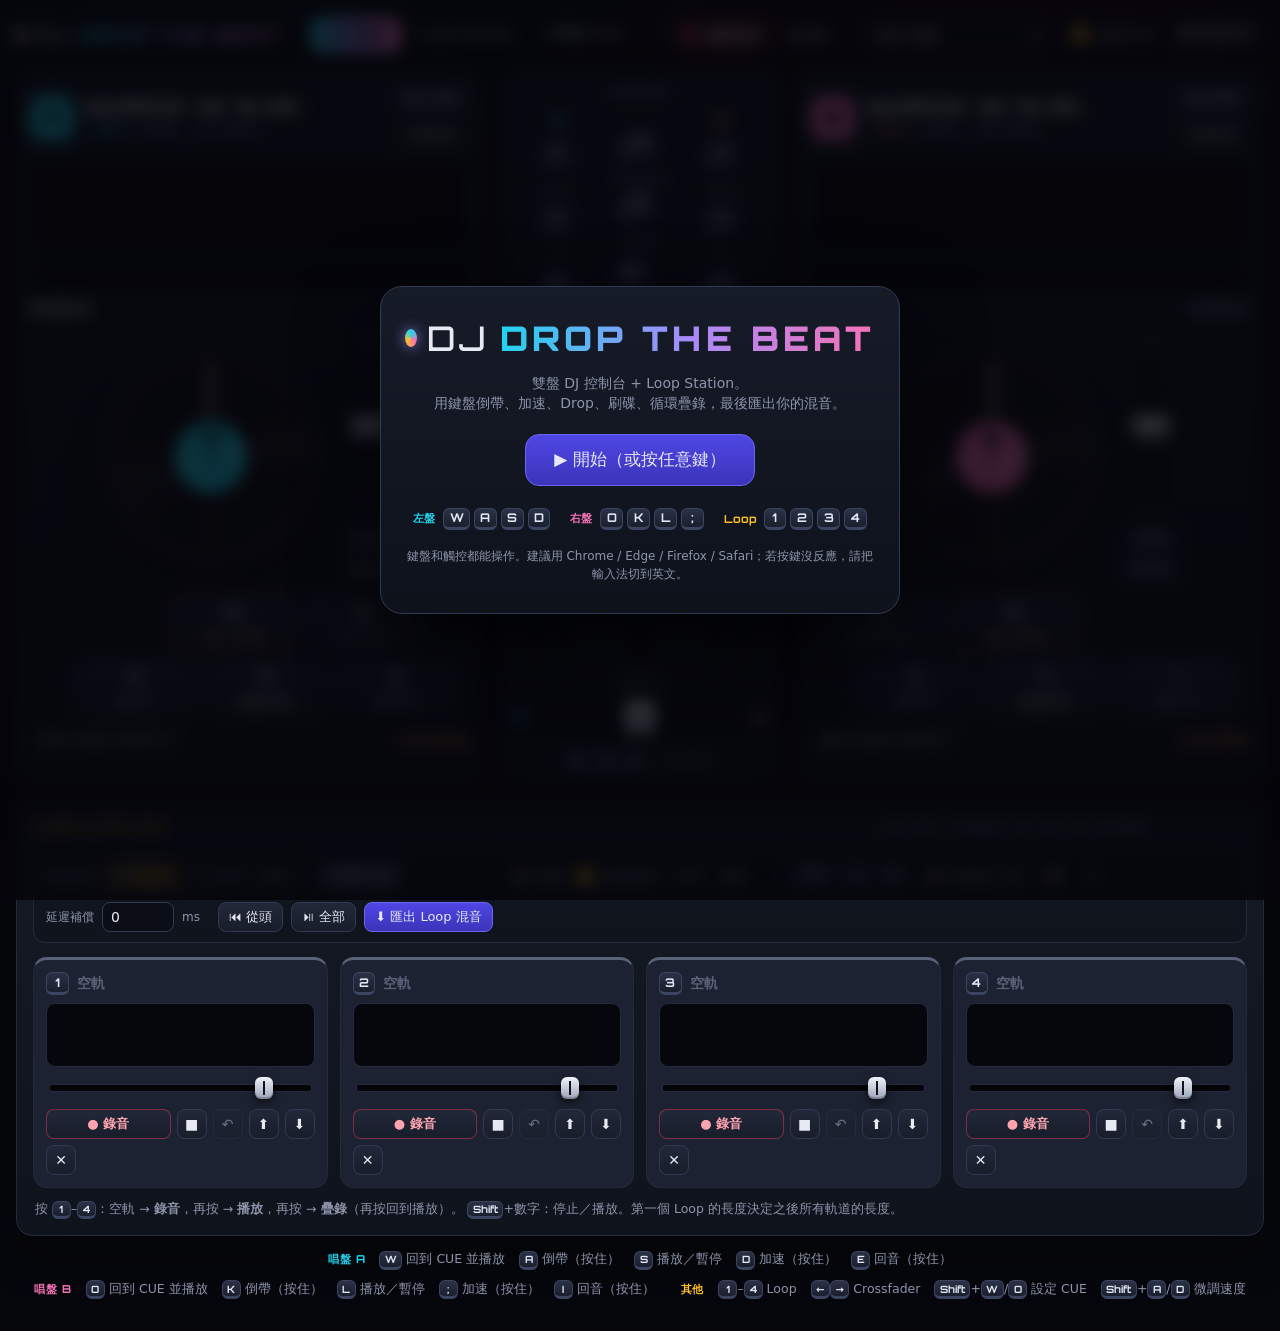
<file: index.html>
<!doctype html>
<html lang="zh-Hant">
<head>
  <meta charset="utf-8">
  <meta name="viewport" content="width=device-width, initial-scale=1">
  <title>DJ Drop The Beat</title>
  <meta name="description" content="鍵盤操作的雙盤 DJ 控制台 + Loop Station：倒帶、加速、刷碟、循環錄音與疊錄，最後匯出你的混音。">
  <link rel="preconnect" href="https://fonts.googleapis.com">
  <link rel="preconnect" href="https://fonts.gstatic.com" crossorigin>
  <link rel="stylesheet" href="https://fonts.googleapis.com/css2?family=Orbitron:wght@500;700;900&display=swap">
  <link rel="stylesheet" href="css/style.css">
</head>
<body data-export-prefix="dj-mix">
  <header class="topbar">
    <a class="brand" href="index.html"><span class="brand-dot"></span>DJ <b>DROP THE BEAT</b></a>
    <nav class="tabs" aria-label="頁面">
      <a class="tab" href="index.html" aria-current="page">DJ 控制台</a>
      <a class="tab" href="loop.html">Loop Station</a>
      <a class="tab" href="pads.html">打擊墊 PAD</a>
    </nav>
    <div class="rec-box">
      <button type="button" id="recBtn" class="rec-btn" title="錄下主輸出（唱盤 + Loop + 監聽中的麥克風）">
        <span class="rec-dot"></span><span class="rec-label">錄製混音</span>
      </button>
      <span id="recTime" class="rec-time">0:00</span>
      <select id="recFormat" title="匯出格式">
        <option value="wav">WAV 無損</option>
        <option value="compressed">壓縮（WebM / M4A）</option>
      </select>
    </div>
    <div class="top-actions">
      <label class="check" title="暫停時有黑膠煞車、播放時有啟動的轉速變化"><input type="checkbox" id="vinylMode" checked> 黑膠手感</label>
      <button type="button" id="helpBtn" class="btn small ghost">⌨ 鍵盤說明</button>
    </div>
  </header>

  <main class="console">
    <section class="deck" id="deckA" data-deck="0" aria-label="唱盤 A"></section>

    <section class="mixer" aria-label="混音台">
      <div class="panel-title">MIXER</div>
      <div class="mixer-strips">
        <div class="strip" data-deck="0">
          <div class="strip-name">A</div>
          <div class="strip-knobs"></div>
          <div class="strip-bottom"><div class="meter" id="vuA"></div><div class="ch-fader"></div></div>
        </div>
        <div class="mixer-center">
          <div id="mixerKnobs" class="mixer-knobs"></div>
          <div class="master-meter">
            <div class="meter tall" id="vuMaster"></div>
            <span>MASTER</span>
          </div>
        </div>
        <div class="strip" data-deck="1">
          <div class="strip-name">B</div>
          <div class="strip-knobs"></div>
          <div class="strip-bottom"><div class="ch-fader"></div><div class="meter" id="vuB"></div></div>
        </div>
      </div>
      <div class="xfader-row">
        <span class="xf-end a">A</span>
        <div id="xfader"></div>
        <span class="xf-end b">B</span>
      </div>
      <div class="xf-keys"><kbd data-key="ArrowLeft">←</kbd><kbd data-key="ArrowDown">↓</kbd><kbd data-key="ArrowRight">→</kbd><span>Crossfader</span></div>
    </section>

    <section class="deck" id="deckB" data-deck="1" aria-label="唱盤 B"></section>
  </main>

  <section class="looper" id="looper" aria-label="Loop Station">
    <div class="looper-head">
      <div class="panel-title loop">LOOP STATION</div>
      <div class="lp-info"><span id="lpLenInfo">Loop 長度：尚未錄製（第一個 Loop 決定長度）</span><span id="lpPosInfo"></span></div>
    </div>
    <div class="lp-controls">
      <div class="ctl">
        <span class="ctl-label">錄音來源</span>
        <div class="seg" id="lpSource">
          <button type="button" data-v="mic">🎤 麥克風</button>
          <button type="button" data-v="deck">🎚 DJ 盤</button>
          <button type="button" data-v="both">兩者</button>
        </div>
      </div>
      <div class="ctl">
        <button type="button" id="micBtn" class="btn small mic-btn">啟用麥克風</button>
        <div class="meter h" id="micMeter" title="麥克風音量"></div>
        <label class="check" title="把麥克風送到喇叭與混音錄音（請戴耳機）"><input type="checkbox" id="micMonitor"> 監聽</label>
        <label class="check" title="新錄的 Loop 自動放大到適當音量（之後的疊錄用同一個倍數）"><input type="checkbox" id="lpAutoGain" checked> 自動音量</label>
      </div>
      <div class="ctl">
        <span class="ctl-label">BPM</span>
        <input type="number" id="lpBpm" min="40" max="240" step="0.1" value="120">
        <button type="button" id="tapBtn" class="btn tiny" title="跟著節奏連點幾下">TAP</button>
        <button type="button" id="bpmFromA" class="btn tiny" title="使用唱盤 A 的 BPM">A</button>
        <button type="button" id="bpmFromB" class="btn tiny" title="使用唱盤 B 的 BPM">B</button>
      </div>
      <div class="ctl">
        <label class="check" title="節拍器只送到喇叭，不會被錄進去"><input type="checkbox" id="lpMetro"> 節拍器</label>
        <span class="ctl-label">量化</span>
        <select id="lpQuant" title="第一個 Loop 的長度要對齊到幾拍／幾小節">
          <option value="off">關</option>
          <option value="beat">拍</option>
          <option value="bar">小節</option>
        </select>
      </div>
      <div class="ctl" title="麥克風錄音時往前補償的時間（輸出＋輸入延遲），開啟麥克風後會自動估算">
        <span class="ctl-label">延遲補償</span>
        <input type="number" id="lpLatency" min="0" max="1000" step="1" value="0"><span class="unit">ms</span>
      </div>
      <div class="ctl">
        <button type="button" id="lpRestart" class="btn small" title="所有 Loop 從頭開始">⏮ 從頭</button>
        <button type="button" id="lpAll" class="btn small" title="全部停止／全部播放">⏯ 全部</button>
        <button type="button" id="lpExportMix" class="btn small primary" title="把正在播放的 Loop 混成一段無縫循環的 WAV">⬇ 匯出 Loop 混音</button>
      </div>
    </div>
    <div class="lp-tracks" id="lpTracks"></div>
    <p class="lp-hint">
      按 <kbd>1</kbd>–<kbd>4</kbd>：空軌 → <b>錄音</b>，再按 → <b>播放</b>，再按 → <b>疊錄</b>（再按回到播放）。
      <kbd>Shift</kbd>+數字：停止／播放。第一個 Loop 的長度決定之後所有軌道的長度。
    </p>
  </section>

  <section class="exports" id="exports" hidden aria-label="匯出結果">
    <div class="panel-title">匯出結果</div>
    <ul id="exportList"></ul>
  </section>

  <footer class="keymap" aria-label="鍵盤對照">
    <div class="km-group a">
      <b>唱盤 A</b>
      <span><kbd>W</kbd> 回到 CUE 並播放</span>
      <span><kbd>A</kbd> 倒帶（按住）</span>
      <span><kbd>S</kbd> 播放／暫停</span>
      <span><kbd>D</kbd> 加速（按住）</span>
      <span><kbd>E</kbd> 回音（按住）</span>
    </div>
    <div class="km-group b">
      <b>唱盤 B</b>
      <span><kbd>O</kbd> 回到 CUE 並播放</span>
      <span><kbd>K</kbd> 倒帶（按住）</span>
      <span><kbd>L</kbd> 播放／暫停</span>
      <span><kbd>;</kbd> 加速（按住）</span>
      <span><kbd>I</kbd> 回音（按住）</span>
    </div>
    <div class="km-group loop">
      <b>其他</b>
      <span><kbd>1</kbd>–<kbd>4</kbd> Loop</span>
      <span><kbd>←</kbd><kbd>→</kbd> Crossfader</span>
      <span><kbd>Shift</kbd>+<kbd>W</kbd>/<kbd>O</kbd> 設定 CUE</span>
      <span><kbd>Shift</kbd>+<kbd>A</kbd>/<kbd>D</kbd> 微調速度</span>
    </div>
  </footer>

  <div class="overlay" id="startOverlay">
    <div class="overlay-card">
      <div class="brand big"><span class="brand-dot"></span>DJ <b>DROP THE BEAT</b></div>
      <p>雙盤 DJ 控制台 + Loop Station。<br>用鍵盤倒帶、加速、Drop、刷碟、循環疊錄，最後匯出你的混音。</p>
      <button type="button" id="startBtn" class="btn primary big">▶ 開始（或按任意鍵）</button>
      <div class="overlay-keys">
        <div><b class="a">左盤</b> <kbd>W</kbd><kbd>A</kbd><kbd>S</kbd><kbd>D</kbd></div>
        <div><b class="b">右盤</b> <kbd>O</kbd><kbd>K</kbd><kbd>L</kbd><kbd>;</kbd></div>
        <div><b class="loop">Loop</b> <kbd>1</kbd><kbd>2</kbd><kbd>3</kbd><kbd>4</kbd></div>
      </div>
      <p class="hint">鍵盤和觸控都能操作。建議用 Chrome / Edge / Firefox / Safari；若按鍵沒反應，請把輸入法切到英文。</p>
      <p class="error" id="startError"></p>
    </div>
  </div>

  <dialog id="help" class="help">
    <div class="help-head">
      <h2>鍵盤說明</h2>
      <button type="button" id="helpClose" class="btn icon ghost" title="關閉">✕</button>
    </div>
    <div class="help-grid">
      <table>
        <caption class="a">唱盤 A（左手）</caption>
        <tr><td><kbd>W</kbd></td><td>DROP：跳回 CUE 點並立刻播放</td></tr>
        <tr><td><kbd>Shift</kbd>+<kbd>W</kbd></td><td>把目前位置設為 CUE 點</td></tr>
        <tr><td><kbd>A</kbd></td><td>倒帶（按住，放開回到原本狀態）</td></tr>
        <tr><td><kbd>S</kbd></td><td>播放 ／ 暫停</td></tr>
        <tr><td><kbd>D</kbd></td><td>加速（按住）</td></tr>
        <tr><td><kbd>E</kbd></td><td>回音甩尾（按住）</td></tr>
        <tr><td><kbd>Shift</kbd>+<kbd>A</kbd> / <kbd>D</kbd></td><td>暫時放慢／加快 4%（對拍用）</td></tr>
      </table>
      <table>
        <caption class="b">唱盤 B（右手）</caption>
        <tr><td><kbd>O</kbd></td><td>DROP：跳回 CUE 點並立刻播放</td></tr>
        <tr><td><kbd>Shift</kbd>+<kbd>O</kbd></td><td>把目前位置設為 CUE 點</td></tr>
        <tr><td><kbd>K</kbd></td><td>倒帶（按住）</td></tr>
        <tr><td><kbd>L</kbd></td><td>播放 ／ 暫停</td></tr>
        <tr><td><kbd>;</kbd></td><td>加速（按住）</td></tr>
        <tr><td><kbd>I</kbd></td><td>回音甩尾（按住）</td></tr>
        <tr><td><kbd>Shift</kbd>+<kbd>K</kbd> / <kbd>;</kbd></td><td>暫時放慢／加快 4%</td></tr>
      </table>
      <table>
        <caption class="loop">Loop Station 與混音</caption>
        <tr><td><kbd>1</kbd>–<kbd>4</kbd></td><td>空軌：開始錄音 → 播放 → 疊錄 → 播放…</td></tr>
        <tr><td><kbd>Shift</kbd>+<kbd>1</kbd>–<kbd>4</kbd></td><td>停止 ／ 繼續播放該軌</td></tr>
        <tr><td><kbd>←</kbd> <kbd>→</kbd></td><td>按住推動 Crossfader</td></tr>
        <tr><td><kbd>↓</kbd></td><td>Crossfader 置中</td></tr>
      </table>
      <table>
        <caption>滑鼠操作</caption>
        <tr><td>唱片</td><td>按住拖曳轉動 = 刷碟（Scratch）</td></tr>
        <tr><td>放大波形</td><td>左右拖曳 = 刷碟；總覽波形點一下 = 跳點</td></tr>
        <tr><td>旋鈕／推桿</td><td>拖曳或滾輪調整，雙擊歸位</td></tr>
        <tr><td>音檔</td><td>拖放到唱盤或 Loop 軌道即可匯入</td></tr>
      </table>
    </div>
  </dialog>

  <div id="toasts" class="toasts" aria-live="polite"></div>

  <script src="js/processors.js"></script>
  <script src="js/ui.js"></script>
  <script src="js/core.js"></script>
  <script src="js/synth.js"></script>
  <script src="js/analysis.js"></script>
  <script src="js/demo.js"></script>
  <script src="js/deck.js"></script>
  <script src="js/looper.js"></script>
  <script src="js/page-dj.js"></script>
</body>
</html>
</file>
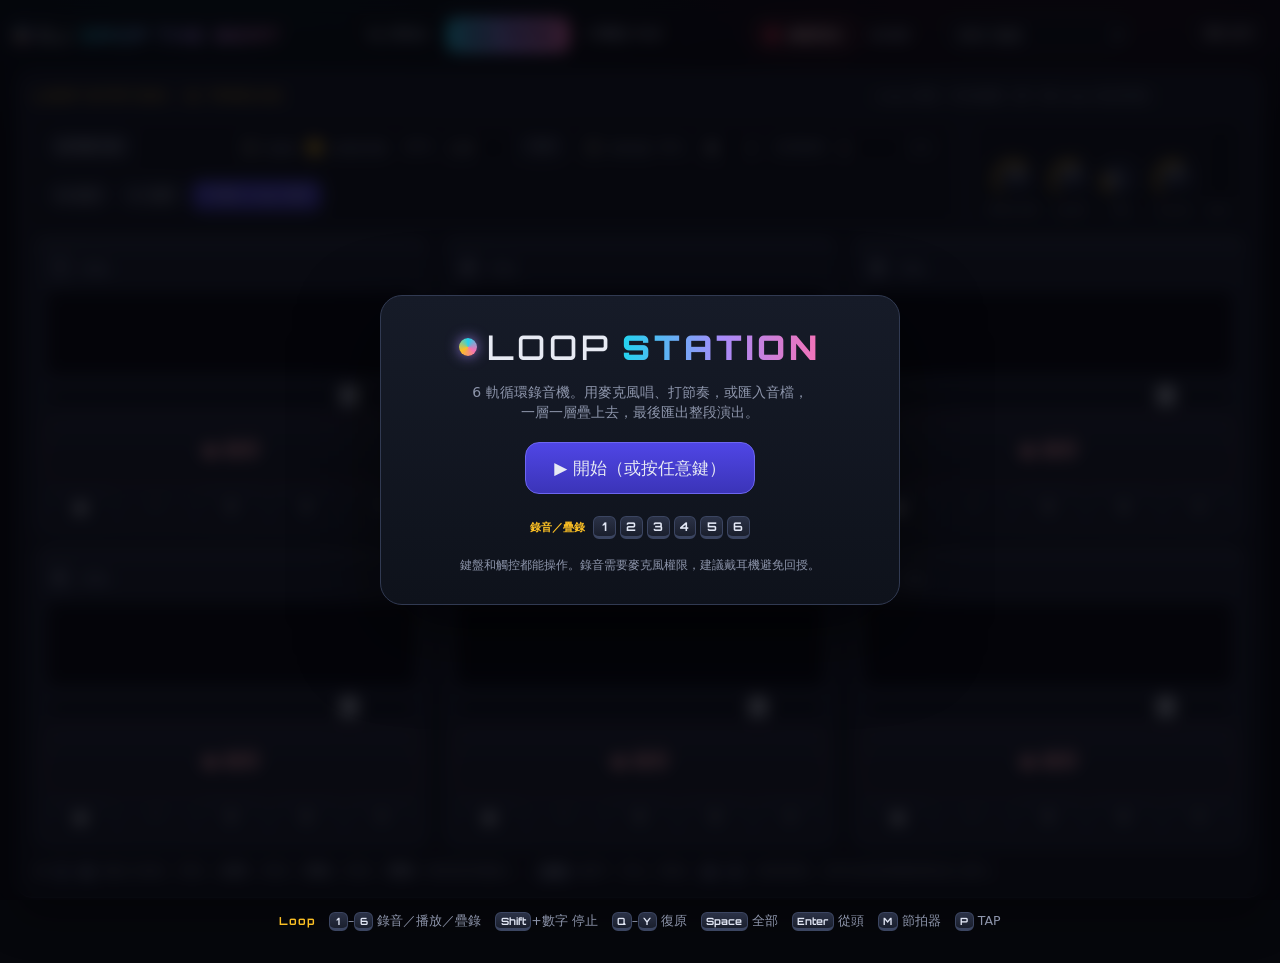
<file: loop.html>
<!doctype html>
<html lang="zh-Hant">
<head>
  <meta charset="utf-8">
  <meta name="viewport" content="width=device-width, initial-scale=1">
  <title>Loop Station · DJ Drop The Beat</title>
  <meta name="description" content="6 軌 Loop Station：用麥克風或音檔循環錄音、疊錄、復原，最後匯出。鍵盤與觸控都能操作。">
  <link rel="preconnect" href="https://fonts.googleapis.com">
  <link rel="preconnect" href="https://fonts.gstatic.com" crossorigin>
  <link rel="stylesheet" href="https://fonts.googleapis.com/css2?family=Orbitron:wght@500;700;900&display=swap">
  <link rel="stylesheet" href="css/style.css">
</head>
<body class="page-loop" data-export-prefix="loop-session">
  <header class="topbar">
    <a class="brand" href="index.html"><span class="brand-dot"></span>DJ <b>DROP THE BEAT</b></a>
    <nav class="tabs" aria-label="頁面">
      <a class="tab" href="index.html">DJ 控制台</a>
      <a class="tab" href="loop.html" aria-current="page">Loop Station</a>
      <a class="tab" href="pads.html">打擊墊 PAD</a>
    </nav>
    <div class="rec-box">
      <button type="button" id="recBtn" class="rec-btn" title="錄下主輸出（所有 Loop + 監聽中的麥克風）">
        <span class="rec-dot"></span><span class="rec-label">錄製演出</span>
      </button>
      <span id="recTime" class="rec-time">0:00</span>
      <select id="recFormat" title="匯出格式">
        <option value="wav">WAV 無損</option>
        <option value="compressed">壓縮（WebM / M4A）</option>
      </select>
    </div>
    <div class="top-actions">
      <button type="button" id="helpBtn" class="btn small ghost">⌨ 說明</button>
    </div>
  </header>

  <section class="looper" id="looper" aria-label="Loop Station">
    <div class="looper-head">
      <div class="panel-title loop">LOOP STATION · 6 TRACKS</div>
      <div class="lp-info"><span id="lpLenInfo">Loop 長度：尚未錄製（第一個 Loop 決定長度）</span><span id="lpPosInfo"></span></div>
    </div>
    <div class="lp-rack">
      <div class="lp-controls">
        <div class="ctl">
          <button type="button" class="btn small mic-btn">啟用麥克風</button>
          <div class="meter h" id="micMeter" title="麥克風音量"></div>
          <label class="check" title="把麥克風送到喇叭與演出錄音（請戴耳機）"><input type="checkbox" id="micMonitor"> 監聽</label>
          <label class="check" title="新錄的 Loop 自動放大到適當音量（之後的疊錄用同一個倍數）"><input type="checkbox" id="lpAutoGain" checked> 自動音量</label>
        </div>
        <div class="ctl">
          <span class="ctl-label">BPM</span>
          <input type="number" id="lpBpm" min="40" max="240" step="0.1" value="120">
          <button type="button" id="tapBtn" class="btn tiny" title="跟著節奏連點幾下（P）" data-key="KeyP">TAP</button>
        </div>
        <div class="ctl">
          <label class="check" title="節拍器只送到喇叭，不會被錄進去（M）"><input type="checkbox" id="lpMetro"> 節拍器</label>
          <span class="ctl-label">量化</span>
          <select id="lpQuant" title="第一個 Loop 的長度要對齊到幾拍／幾小節">
            <option value="off">關</option>
            <option value="beat">拍</option>
            <option value="bar">小節</option>
          </select>
        </div>
        <div class="ctl" title="麥克風錄音時往前補償的時間（輸出＋輸入延遲），開啟麥克風後會自動估算">
          <span class="ctl-label">延遲補償</span>
          <input type="number" id="lpLatency" min="0" max="1000" step="1" value="0"><span class="unit">ms</span>
        </div>
        <div class="ctl">
          <button type="button" id="lpRestart" class="btn small" title="所有 Loop 從頭開始（Enter）" data-key="Enter">⏮ 從頭</button>
          <button type="button" id="lpAll" class="btn small" title="全部停止／全部播放（Space）" data-key="Space">⏯ 全部</button>
          <button type="button" id="lpExportMix" class="btn small primary" title="把正在播放的 Loop 混成一段無縫循環的 WAV">⬇ 匯出 Loop 混音</button>
        </div>
      </div>
      <div class="lp-mixer">
        <div class="lp-knobs" id="loopKnobs"></div>
        <div class="master-meter"><div class="meter tall" id="vuMaster"></div><span>OUT</span></div>
      </div>
    </div>
    <div class="lp-tracks" id="lpTracks"></div>
    <p class="lp-hint">
      按 <kbd>1</kbd>–<kbd>6</kbd> 或點大按鈕：空軌 → <b>錄音</b>，再按 → <b>播放</b>，再按 → <b>疊錄</b>（再按回到播放）。
      <kbd>Shift</kbd>+數字：停止／播放；<kbd>Q</kbd>–<kbd>Y</kbd>：復原該軌。也可以把音檔拖到軌道上匯入。
    </p>
  </section>

  <section class="exports" id="exports" hidden aria-label="匯出結果">
    <div class="panel-title">匯出結果</div>
    <ul id="exportList"></ul>
  </section>

  <footer class="keymap" aria-label="鍵盤對照">
    <div class="km-group loop">
      <b>Loop</b>
      <span><kbd>1</kbd>–<kbd>6</kbd> 錄音／播放／疊錄</span>
      <span><kbd>Shift</kbd>+數字 停止</span>
      <span><kbd>Q</kbd>–<kbd>Y</kbd> 復原</span>
      <span><kbd>Space</kbd> 全部</span>
      <span><kbd>Enter</kbd> 從頭</span>
      <span><kbd>M</kbd> 節拍器</span>
      <span><kbd>P</kbd> TAP</span>
    </div>
  </footer>

  <div class="overlay" id="startOverlay">
    <div class="overlay-card">
      <div class="brand big"><span class="brand-dot"></span>LOOP <b>STATION</b></div>
      <p>6 軌循環錄音機。用麥克風唱、打節奏，或匯入音檔，<br>一層一層疊上去，最後匯出整段演出。</p>
      <button type="button" id="startBtn" class="btn primary big">▶ 開始（或按任意鍵）</button>
      <div class="overlay-keys">
        <div><b class="loop">錄音／疊錄</b> <kbd>1</kbd><kbd>2</kbd><kbd>3</kbd><kbd>4</kbd><kbd>5</kbd><kbd>6</kbd></div>
      </div>
      <p class="hint">鍵盤和觸控都能操作。錄音需要麥克風權限，建議戴耳機避免回授。</p>
      <p class="error" id="startError"></p>
    </div>
  </div>

  <dialog id="help" class="help">
    <div class="help-head">
      <h2>Loop Station 說明</h2>
      <button type="button" id="helpClose" class="btn icon ghost" title="關閉">✕</button>
    </div>
    <div class="help-grid">
      <table>
        <caption class="loop">鍵盤</caption>
        <tr><td><kbd>1</kbd>–<kbd>6</kbd></td><td>空軌：開始錄音 → 播放 → 疊錄 → 播放…</td></tr>
        <tr><td><kbd>Shift</kbd>+<kbd>1</kbd>–<kbd>6</kbd></td><td>停止 ／ 繼續播放該軌</td></tr>
        <tr><td><kbd>Q</kbd> <kbd>W</kbd> <kbd>E</kbd> <kbd>R</kbd> <kbd>T</kbd> <kbd>Y</kbd></td><td>復原第 1–6 軌的上一次疊錄（再按一次重做）</td></tr>
        <tr><td><kbd>Space</kbd></td><td>全部停止 ／ 全部播放</td></tr>
        <tr><td><kbd>Enter</kbd></td><td>所有 Loop 從頭開始</td></tr>
        <tr><td><kbd>M</kbd></td><td>節拍器開關</td></tr>
        <tr><td><kbd>P</kbd></td><td>TAP 設定 BPM</td></tr>
      </table>
      <table>
        <caption>觸控與滑鼠</caption>
        <tr><td>大按鈕</td><td>錄音 → 播放 → 疊錄（和數字鍵一樣）</td></tr>
        <tr><td>■</td><td>停止 ／ 播放該軌</td></tr>
        <tr><td>↶</td><td>復原 ／ 重做上一次疊錄</td></tr>
        <tr><td>⬆ ⬇</td><td>匯入音檔到這一軌 ／ 匯出這一軌 WAV</td></tr>
        <tr><td>✕</td><td>清除這一軌（按兩下確認）</td></tr>
        <tr><td>旋鈕／推桿</td><td>拖曳調整，雙擊歸位</td></tr>
      </table>
      <table>
        <caption>小技巧</caption>
        <tr><td>第一軌</td><td>第一個 Loop 的長度決定之後所有軌道的長度</td></tr>
        <tr><td>節拍器</td><td>開啟後會等到下一小節才開錄，並自動把長度對齊到小節</td></tr>
        <tr><td>匯入</td><td>音檔會對齊成 Loop 長度的整數倍；沒有其他 Loop 時由音檔決定長度</td></tr>
      </table>
    </div>
  </dialog>

  <div id="toasts" class="toasts" aria-live="polite"></div>

  <script src="js/processors.js"></script>
  <script src="js/ui.js"></script>
  <script src="js/core.js"></script>
  <script src="js/looper.js"></script>
  <script src="js/page-loop.js"></script>
</body>
</html>
</file>
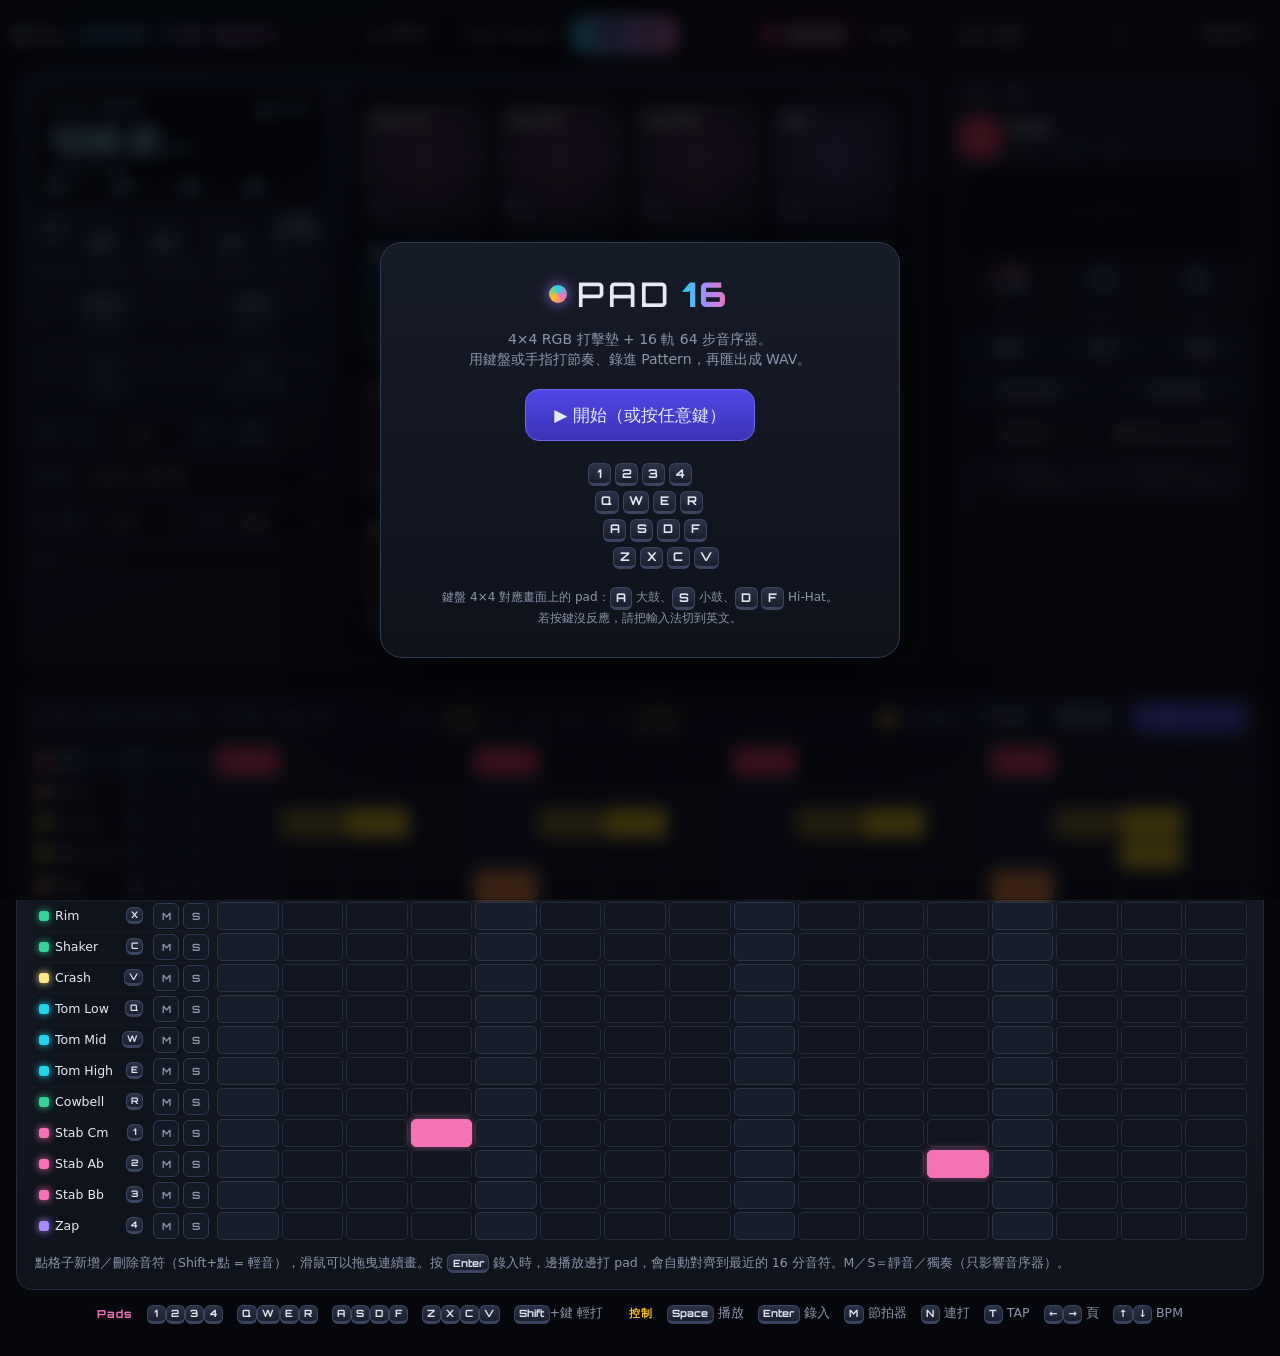
<file: pads.html>
<!doctype html>
<html lang="zh-Hant">
<head>
  <meta charset="utf-8">
  <meta name="viewport" content="width=device-width, initial-scale=1">
  <title>打擊墊 PAD · DJ Drop The Beat</title>
  <meta name="description" content="4×4 RGB 力度打擊墊 + 16 軌 64 步音序器：即時錄入、Note Repeat、取樣錄音、效果，最後匯出。鍵盤與觸控都能操作。">
  <link rel="preconnect" href="https://fonts.googleapis.com">
  <link rel="preconnect" href="https://fonts.gstatic.com" crossorigin>
  <link rel="stylesheet" href="https://fonts.googleapis.com/css2?family=Orbitron:wght@500;700;900&display=swap">
  <link rel="stylesheet" href="css/style.css">
  <link rel="stylesheet" href="css/pads.css">
</head>
<body class="page-pads" data-export-prefix="pad-session">
  <header class="topbar">
    <a class="brand" href="index.html"><span class="brand-dot"></span>DJ <b>DROP THE BEAT</b></a>
    <nav class="tabs" aria-label="頁面">
      <a class="tab" href="index.html">DJ 控制台</a>
      <a class="tab" href="loop.html">Loop Station</a>
      <a class="tab" href="pads.html" aria-current="page">打擊墊 PAD</a>
    </nav>
    <div class="rec-box">
      <button type="button" id="recBtn" class="rec-btn" title="錄下你的即興演奏（節拍器不會被錄進去）">
        <span class="rec-dot"></span><span class="rec-label">錄製演奏</span>
      </button>
      <span id="recTime" class="rec-time">0:00</span>
      <select id="recFormat" title="匯出格式">
        <option value="wav">WAV 無損</option>
        <option value="compressed">壓縮（WebM / M4A）</option>
      </select>
    </div>
    <div class="top-actions">
      <button type="button" id="helpBtn" class="btn small ghost">⌨ 說明</button>
    </div>
  </header>

  <main class="pm" id="padMachine">
    <section class="pm-device" aria-label="打擊墊控制器">
      <div class="pm-left">
        <div class="pm-screen" aria-live="off">
          <div class="scr-row"><span id="scrKit">Electro</span><span id="scrMode">■ STOP</span></div>
          <div class="scr-big"><span id="scrBpm">120.0</span><small>BPM</small></div>
          <div class="scr-row"><span id="scrStep">STEP --/16</span><span id="scrHit">—</span></div>
          <div class="scr-steps" id="scrSteps" title="選中的 pad 在這一頁的音符"></div>
        </div>
        <div class="pm-knobs" id="pmKnobs"></div>
        <div class="pm-transport">
          <button type="button" id="pmPlay" class="tbtn play" data-key="Space"><kbd>Space</kbd><span>▶ 播放</span></button>
          <button type="button" id="pmRec" class="tbtn rec" data-key="Enter"><kbd>Enter</kbd><span>● 錄入</span></button>
          <button type="button" id="pmMetro" class="tbtn" data-key="KeyM"><kbd>M</kbd><span>節拍器</span></button>
          <button type="button" id="pmRepeat" class="tbtn" data-key="KeyN"><kbd>N</kbd><span>連打 1/16</span></button>
        </div>
        <div class="pm-row">
          <span class="ctl-label">BPM</span>
          <button type="button" id="pmBpmDown" class="btn icon" title="BPM −1（↓）" data-key="ArrowDown">−</button>
          <input type="number" id="pmBpm" min="40" max="240" step="0.1" value="120">
          <button type="button" id="pmBpmUp" class="btn icon" title="BPM +1（↑）" data-key="ArrowUp">+</button>
          <button type="button" id="pmTap" class="btn tiny" title="跟著節奏連點幾下（T）" data-key="KeyT">TAP</button>
        </div>
        <div class="pm-row">
          <label class="ctl-label" for="pmKit">音色組</label>
          <select id="pmKit"></select>
        </div>
        <div class="pm-row">
          <label class="ctl-label" for="pmRate">連打速度</label>
          <select id="pmRate"></select>
          <label class="ctl-label" for="pmVel">力度</label>
          <select id="pmVel" title="觸碰位置：點 pad 越上方越大聲">
            <option value="fixed">固定</option>
            <option value="position">觸碰位置</option>
          </select>
        </div>
        <div class="pm-row meter-row"><span class="ctl-label">OUT</span><div class="meter h" id="vuMaster"></div></div>
      </div>
      <div class="pm-pads-wrap">
        <div class="pm-pads" id="pmPads"></div>
      </div>
    </section>

    <section class="pm-editor" id="pmEditor" aria-label="Pad 設定">
      <div class="panel-title">PAD 設定</div>
      <div class="pe-head">
        <span class="pe-swatch" id="peSwatch"></span>
        <div><b id="peName">Kick</b><div class="pe-sub" id="peSub">Electro · 鍵 A</div></div>
      </div>
      <canvas class="pe-wave no-menu" id="peWave"></canvas>
      <div class="pe-knobs" id="peKnobs"></div>
      <div class="pe-btns">
        <button type="button" id="peReverse" class="btn small">反轉</button>
        <button type="button" id="peMute" class="btn small">靜音</button>
        <button type="button" id="peSolo" class="btn small">獨奏</button>
      </div>
      <div class="pe-btns">
        <label class="btn small">載入音檔<input type="file" id="peFile" accept="audio/*,.mp3,.wav,.ogg,.m4a,.flac,.aac" hidden></label>
        <button type="button" id="peRecord" class="btn small mic-rec">錄音取樣</button>
      </div>
      <div class="pe-btns">
        <button type="button" id="peReset" class="btn small ghost">還原音色</button>
        <button type="button" id="peClearSteps" class="btn small ghost">清除這個 pad 的音符</button>
      </div>
      <p class="pe-hint">點 pad 就會選取它。也可以把音檔直接拖到任何一個 pad 上；錄音取樣最長 10 秒，會自動去掉頭尾的靜音。</p>
    </section>

    <section class="pm-seq" aria-label="音序器">
      <div class="seq-head">
        <div class="panel-title">STEP SEQUENCER · 16 軌 × 64 步</div>
        <div class="seq-ctl">
          <span class="ctl-label">長度</span>
          <div class="seg" id="seqLen">
            <button type="button" data-v="16">16</button>
            <button type="button" data-v="32">32</button>
            <button type="button" data-v="48">48</button>
            <button type="button" data-v="64">64</button>
          </div>
          <span class="ctl-label">頁</span>
          <div class="seg" id="seqPage" title="← → 切換">
            <button type="button" data-v="0">1–16</button>
            <button type="button" data-v="1">17–32</button>
            <button type="button" data-v="2">33–48</button>
            <button type="button" data-v="3">49–64</button>
          </div>
          <label class="check"><input type="checkbox" id="seqFollow" checked> 跟著播放</label>
          <button type="button" id="seqUndo" class="btn small" disabled title="復原／重做上一次修改">↶ 復原</button>
          <button type="button" id="seqClear" class="btn small">清除全部</button>
          <button type="button" id="seqExport" class="btn small primary" title="把 Pattern 算成可無縫循環的 WAV">⬇ 匯出 Pattern</button>
        </div>
      </div>
      <div class="seq-scroll"><div class="seq-grid" id="seqGrid"></div></div>
      <p class="seq-hint">點格子新增／刪除音符（Shift+點 = 輕音），滑鼠可以拖曳連續畫。按 <kbd>Enter</kbd> 錄入時，邊播放邊打 pad，會自動對齊到最近的 16 分音符。M／S＝靜音／獨奏（只影響音序器）。</p>
    </section>
  </main>

  <section class="exports" id="exports" hidden aria-label="匯出結果">
    <div class="panel-title">匯出結果</div>
    <ul id="exportList"></ul>
  </section>

  <footer class="keymap" aria-label="鍵盤對照">
    <div class="km-group pads">
      <b>Pads</b>
      <span><kbd>1</kbd><kbd>2</kbd><kbd>3</kbd><kbd>4</kbd></span>
      <span><kbd>Q</kbd><kbd>W</kbd><kbd>E</kbd><kbd>R</kbd></span>
      <span><kbd>A</kbd><kbd>S</kbd><kbd>D</kbd><kbd>F</kbd></span>
      <span><kbd>Z</kbd><kbd>X</kbd><kbd>C</kbd><kbd>V</kbd></span>
      <span><kbd>Shift</kbd>+鍵 輕打</span>
    </div>
    <div class="km-group loop">
      <b>控制</b>
      <span><kbd>Space</kbd> 播放</span>
      <span><kbd>Enter</kbd> 錄入</span>
      <span><kbd>M</kbd> 節拍器</span>
      <span><kbd>N</kbd> 連打</span>
      <span><kbd>T</kbd> TAP</span>
      <span><kbd>←</kbd><kbd>→</kbd> 頁</span>
      <span><kbd>↑</kbd><kbd>↓</kbd> BPM</span>
    </div>
  </footer>

  <div class="overlay" id="startOverlay">
    <div class="overlay-card">
      <div class="brand big"><span class="brand-dot"></span>PAD <b>16</b></div>
      <p>4×4 RGB 打擊墊 + 16 軌 64 步音序器。<br>用鍵盤或手指打節奏、錄進 Pattern，再匯出成 WAV。</p>
      <button type="button" id="startBtn" class="btn primary big">▶ 開始（或按任意鍵）</button>
      <div class="overlay-keys pads-keys">
        <div><kbd>1</kbd><kbd>2</kbd><kbd>3</kbd><kbd>4</kbd></div>
        <div><kbd>Q</kbd><kbd>W</kbd><kbd>E</kbd><kbd>R</kbd></div>
        <div><kbd>A</kbd><kbd>S</kbd><kbd>D</kbd><kbd>F</kbd></div>
        <div><kbd>Z</kbd><kbd>X</kbd><kbd>C</kbd><kbd>V</kbd></div>
      </div>
      <p class="hint">鍵盤 4×4 對應畫面上的 pad：<kbd>A</kbd> 大鼓、<kbd>S</kbd> 小鼓、<kbd>D</kbd> <kbd>F</kbd> Hi-Hat。<br>若按鍵沒反應，請把輸入法切到英文。</p>
      <p class="error" id="startError"></p>
    </div>
  </div>

  <dialog id="help" class="help">
    <div class="help-head">
      <h2>打擊墊說明</h2>
      <button type="button" id="helpClose" class="btn icon ghost" title="關閉">✕</button>
    </div>
    <div class="help-grid">
      <table>
        <caption class="pads">Pad（鍵盤位置＝畫面位置）</caption>
        <tr><td><kbd>1</kbd> <kbd>2</kbd> <kbd>3</kbd> <kbd>4</kbd></td><td>第一排：和弦／808 貝斯／音效</td></tr>
        <tr><td><kbd>Q</kbd> <kbd>W</kbd> <kbd>E</kbd> <kbd>R</kbd></td><td>第二排：筒鼓與打擊樂</td></tr>
        <tr><td><kbd>A</kbd> <kbd>S</kbd> <kbd>D</kbd> <kbd>F</kbd></td><td>第三排：大鼓、小鼓、Hi-Hat、Open Hat</td></tr>
        <tr><td><kbd>Z</kbd> <kbd>X</kbd> <kbd>C</kbd> <kbd>V</kbd></td><td>第四排：拍手、邊擊、沙鈴、鈸</td></tr>
        <tr><td><kbd>Shift</kbd>+鍵</td><td>輕打（力度較小）</td></tr>
      </table>
      <table>
        <caption class="loop">控制</caption>
        <tr><td><kbd>Space</kbd></td><td>播放 ／ 停止音序器</td></tr>
        <tr><td><kbd>Enter</kbd></td><td>錄入：邊播放邊打 pad，自動對齊到 16 分音符</td></tr>
        <tr><td><kbd>N</kbd></td><td>連打（Note Repeat）：按住 pad 會照速度連續觸發</td></tr>
        <tr><td><kbd>M</kbd></td><td>節拍器（不會被錄進去）</td></tr>
        <tr><td><kbd>T</kbd></td><td>TAP 設定 BPM</td></tr>
        <tr><td><kbd>↑</kbd> <kbd>↓</kbd></td><td>BPM ±1（加 Shift 為 ±10）</td></tr>
        <tr><td><kbd>←</kbd> <kbd>→</kbd></td><td>切換音序器頁（每頁 16 步）</td></tr>
      </table>
      <table>
        <caption>觸控與滑鼠</caption>
        <tr><td>Pad</td><td>可以多指同時打；力度選「觸碰位置」時，點越上方越大聲</td></tr>
        <tr><td>音序器</td><td>點格子切換音符，Shift+點為輕音，滑鼠可拖曳連續畫</td></tr>
        <tr><td>Pad 設定</td><td>音量、音高（±12 半音）、聲像、反轉、載入音檔、錄音取樣</td></tr>
        <tr><td>匯出</td><td>「匯出 Pattern」算成可無縫循環的 WAV；上方「錄製演奏」錄下即興</td></tr>
      </table>
    </div>
  </dialog>

  <div id="toasts" class="toasts" aria-live="polite"></div>

  <script src="js/processors.js"></script>
  <script src="js/ui.js"></script>
  <script src="js/core.js"></script>
  <script src="js/synth.js"></script>
  <script src="js/kits.js"></script>
  <script src="js/pads.js"></script>
  <script src="js/page-pads.js"></script>
</body>
</html>
</file>
<file: css/style.css>
:root {
  --bg: #06070c;
  --panel: #0f131c;
  --panel-2: #151a26;
  --panel-3: #1c2231;
  --line: #232a3b;
  --line-2: #313a52;
  --text: #e7eaf3;
  --muted: #8d95ab;
  --faint: #5a6278;
  --a: #22d3ee;
  --b: #f472b6;
  --loop: #fbbf24;
  --rec: #f43f5e;
  --ok: #34d399;
  --cue: #fb923c;
  --accent: #8b9cff;
  --accent-dim: rgba(139, 156, 255, 0.3);
  --radius: 16px;
  --font: system-ui, -apple-system, "Segoe UI", "Noto Sans TC", "PingFang TC", "Microsoft JhengHei", sans-serif;
  --display: "Orbitron", var(--font);
  color-scheme: dark;
}

* { box-sizing: border-box; }

html { background: var(--bg); }

body {
  margin: 0;
  min-height: 100vh;
  background:
    radial-gradient(900px 420px at 18% -120px, rgba(34, 211, 238, 0.10), transparent 70%),
    radial-gradient(900px 420px at 82% -120px, rgba(244, 114, 182, 0.10), transparent 70%),
    var(--bg);
  color: var(--text);
  font: 14px/1.45 var(--font);
  -webkit-font-smoothing: antialiased;
  padding: 0 16px 32px;
}

button, select, input { font: inherit; color: inherit; }

kbd {
  display: inline-grid;
  place-items: center;
  min-width: 1.9em;
  height: 1.9em;
  padding: 0 0.45em;
  border-radius: 6px;
  background: linear-gradient(#2b3247, #1a1f2d);
  border: 1px solid #3b4561;
  border-bottom-width: 3px;
  font: 700 12px/1 var(--display);
  color: #e3e8f6;
  transition: transform 0.05s, background 0.05s, box-shadow 0.05s;
}

kbd.is-down,
.is-down > kbd {
  transform: translateY(2px);
  border-bottom-width: 1px;
  background: var(--accent);
  border-color: var(--accent);
  color: #04060b;
  box-shadow: 0 0 16px var(--accent);
}

.btn {
  display: inline-flex;
  align-items: center;
  justify-content: center;
  gap: 6px;
  height: 36px;
  padding: 0 14px;
  border-radius: 10px;
  border: 1px solid var(--line-2);
  background: linear-gradient(180deg, #212839, #181d2a);
  color: var(--text);
  cursor: pointer;
  white-space: nowrap;
  transition: border-color 0.15s, background 0.15s, box-shadow 0.15s;
}
.btn:hover { border-color: #4a5576; }
.btn:active { transform: translateY(1px); }
.btn.small { height: 30px; padding: 0 10px; font-size: 13px; border-radius: 8px; }
.btn.tiny { height: 24px; padding: 0 8px; font-size: 11px; border-radius: 6px; font-family: var(--display); letter-spacing: 0.04em; }
.btn.icon { width: 30px; height: 30px; padding: 0; border-radius: 8px; font-size: 14px; }
.btn.big { height: 52px; padding: 0 28px; font-size: 17px; border-radius: 14px; }
.btn.ghost { background: transparent; }
.btn.primary { background: linear-gradient(180deg, #4f46e5, #3b34b8); border-color: #6d66f0; }
.btn.primary:hover { border-color: #a5a0ff; }
.btn.on { border-color: var(--ok); color: var(--ok); }
.btn:disabled { cursor: default; opacity: 0.9; }

.check { display: inline-flex; align-items: center; gap: 6px; color: var(--muted); cursor: pointer; white-space: nowrap; }
.check input { accent-color: var(--loop); width: 15px; height: 15px; }

select, input[type="number"] {
  height: 30px;
  border-radius: 8px;
  border: 1px solid var(--line-2);
  background: #0b0e16;
  padding: 0 8px;
}
input[type="number"] { width: 72px; }

.panel-title {
  font: 700 12px var(--display);
  letter-spacing: 0.22em;
  color: var(--muted);
}
.panel-title.loop { color: var(--loop); }

/* ---------------- 頂端列 ---------------- */

.topbar {
  display: flex;
  align-items: center;
  justify-content: space-between;
  gap: 16px;
  flex-wrap: wrap;
  max-width: 1560px;
  margin: 0 auto;
  padding: 14px 0;
}

.brand {
  display: flex;
  align-items: center;
  gap: 10px;
  font: 500 18px var(--display);
  letter-spacing: 0.12em;
  white-space: nowrap;
}
.brand b {
  font-weight: 900;
  background: linear-gradient(90deg, var(--a), #a78bfa, var(--b));
  -webkit-background-clip: text;
  background-clip: text;
  color: transparent;
}
.brand-dot {
  width: 12px;
  height: 12px;
  border-radius: 50%;
  background: conic-gradient(var(--a), var(--b), var(--loop), var(--a));
  box-shadow: 0 0 14px rgba(167, 139, 250, 0.8);
}
.brand.big { font-size: clamp(20px, 5vw, 34px); justify-content: center; }
.brand.big .brand-dot { width: 18px; height: 18px; }

.rec-box { display: flex; align-items: center; gap: 10px; }
.rec-btn {
  display: inline-flex;
  align-items: center;
  gap: 10px;
  height: 38px;
  padding: 0 16px;
  border-radius: 999px;
  border: 1px solid rgba(244, 63, 94, 0.5);
  background: rgba(244, 63, 94, 0.08);
  color: #fecdd3;
  cursor: pointer;
  font-weight: 600;
  white-space: nowrap;
}
.rec-dot { width: 12px; height: 12px; border-radius: 50%; background: var(--rec); box-shadow: 0 0 10px var(--rec); }
.recording .rec-btn { background: var(--rec); color: #fff; border-color: var(--rec); animation: recPulse 1s infinite; }
.recording .rec-dot { background: #fff; box-shadow: 0 0 10px #fff; }
.rec-time { font: 600 14px var(--display); color: var(--muted); min-width: 64px; }
.recording .rec-time { color: #fecdd3; }

@keyframes recPulse {
  50% { box-shadow: 0 0 22px rgba(244, 63, 94, 0.8); }
}

.top-actions { display: flex; align-items: center; gap: 14px; }

/* ---------------- 主控台 ---------------- */

.console {
  display: grid;
  grid-template-columns: minmax(0, 1fr) 286px minmax(0, 1fr);
  gap: 14px;
  max-width: 1560px;
  margin: 0 auto;
}

.deck,
.mixer,
.looper,
.exports {
  background: linear-gradient(180deg, var(--panel-2), var(--panel));
  border: 1px solid var(--line);
  border-radius: var(--radius);
  box-shadow: 0 20px 40px rgba(0, 0, 0, 0.35);
}

/* ---------------- 唱盤 ---------------- */

.deck {
  padding: 14px;
  display: flex;
  flex-direction: column;
  gap: 10px;
  min-width: 0;
  position: relative;
  transition: border-color 0.2s, box-shadow 0.2s;
}
.deck.playing { border-color: var(--accent); }
.deck.playing { border-color: color-mix(in srgb, var(--accent) 45%, var(--line)); box-shadow: 0 0 0 1px color-mix(in srgb, var(--accent) 20%, transparent), 0 20px 50px rgba(0, 0, 0, 0.4); }
.deck.drag { outline: 2px dashed var(--accent); outline-offset: -6px; }

.deck-head { display: flex; align-items: center; gap: 12px; min-width: 0; }
.deck-id {
  flex: none;
  width: 42px;
  height: 42px;
  border-radius: 12px;
  display: grid;
  place-items: center;
  font: 900 22px var(--display);
  color: #04060b;
  background: var(--accent);
  box-shadow: 0 0 18px var(--accent-dim);
}
.deck-info { flex: 1; min-width: 0; }
.track-name { font-weight: 600; white-space: nowrap; overflow: hidden; text-overflow: ellipsis; }
.track-meta { display: flex; gap: 10px; align-items: center; font: 600 11px var(--display); color: var(--muted); margin-top: 3px; letter-spacing: 0.04em; }
.track-meta .bpm { color: var(--accent); }
.state-pill { padding: 2px 7px; border-radius: 999px; border: 1px solid var(--line-2); font-size: 10px; }
.deck.playing .state-pill { border-color: var(--ok); color: var(--ok); }
.deck-load { display: flex; flex-direction: column; gap: 6px; flex: none; }

.wave { display: grid; gap: 6px; }
.wave canvas { display: block; width: 100%; border-radius: 10px; background: #05070c; border: 1px solid var(--line); touch-action: none; }
.wave-zoom { height: 92px; cursor: grab; }
.wave-zoom:active { cursor: grabbing; }
.wave-overview { height: 30px; cursor: pointer; }

.deck-time { display: flex; justify-content: space-between; align-items: center; font: 600 15px var(--display); position: relative; }
.deck-time .remain { color: var(--muted); }
.flash {
  font: 900 18px var(--display);
  color: var(--accent);
  text-shadow: 0 0 18px var(--accent);
  letter-spacing: 0.12em;
  opacity: 0;
}
.flash.go { animation: flash 0.9s ease-out; }
@keyframes flash {
  0% { opacity: 1; transform: scale(1.5); }
  60% { opacity: 1; transform: scale(1); }
  100% { opacity: 0; transform: scale(1); }
}

.deck-body { display: flex; align-items: center; justify-content: center; gap: 22px; padding: 4px 0; }

.platter {
  position: relative;
  width: min(220px, 100%);
  aspect-ratio: 1;
  border-radius: 50%;
  padding: 9px;
  background: radial-gradient(circle, #1d212c 0 66%, #11141c 67%);
  box-shadow: 0 14px 30px rgba(0, 0, 0, 0.55), inset 0 0 0 2px #2a3042;
  touch-action: none;
  cursor: grab;
  flex: none;
}
.platter:active { cursor: grabbing; }
.platter::after {
  /* 固定不動的反光 */
  content: "";
  position: absolute;
  inset: 9px;
  border-radius: 50%;
  background: conic-gradient(from 20deg, transparent 0 40deg, rgba(255, 255, 255, 0.07) 60deg, transparent 80deg 200deg, rgba(255, 255, 255, 0.05) 230deg, transparent 260deg);
  pointer-events: none;
}
.deck.playing .platter { box-shadow: 0 14px 30px rgba(0, 0, 0, 0.55), inset 0 0 0 2px var(--accent), 0 0 30px var(--accent-dim); }
.vinyl {
  position: relative;
  width: 100%;
  height: 100%;
  border-radius: 50%;
  background: repeating-radial-gradient(circle at 50% 50%, #0b0c10 0 1.5px, #17181e 1.5px 3px);
  will-change: transform;
}
.vinyl-label {
  position: absolute;
  inset: 32%;
  border-radius: 50%;
  display: grid;
  place-items: center;
  background: radial-gradient(circle, #05070b 0 6%, var(--accent) 7%);
  background: radial-gradient(circle, #05070b 0 6%, var(--accent) 7% 70%, color-mix(in srgb, var(--accent) 60%, #000) 71%);
  font: 900 20px var(--display);
  color: #04060b;
}
.vinyl-label span { transform: translateY(-80%); }
.vinyl-mark { position: absolute; left: 50%; top: 3%; width: 3px; height: 27%; background: rgba(255, 255, 255, 0.85); border-radius: 2px; transform: translateX(-50%); }

.tempo-col { display: flex; flex-direction: column; align-items: center; gap: 6px; flex: none; }
.tempo-end { font: 700 14px var(--display); color: var(--muted); line-height: 1; }
.tempo-fader { height: 150px; }

.keys-cluster { display: grid; gap: 6px; max-width: 420px; width: 100%; margin: 0 auto; }
.key-row { display: grid; grid-template-columns: repeat(13, minmax(0, 1fr)); gap: 6px; }
.pad {
  height: 58px;
  border-radius: 12px;
  border: 1px solid var(--line-2);
  background: linear-gradient(180deg, #1f2536, #151a26);
  display: flex;
  flex-direction: column;
  align-items: center;
  justify-content: center;
  gap: 5px;
  cursor: pointer;
  touch-action: none;
  min-width: 0;
  transition: border-color 0.1s, box-shadow 0.1s;
}
.pad span { font-size: 11px; color: var(--muted); white-space: nowrap; overflow: hidden; text-overflow: ellipsis; max-width: 100%; padding: 0 2px; }
.pad.is-down { border-color: var(--accent); box-shadow: inset 0 0 18px var(--accent-dim); }
.pad-cue { border-color: rgba(251, 146, 60, 0.45); }
.pad-cue span { color: #fdba74; }
.pad-play span { color: #a7f3d0; }
.deck.playing .pad-play { border-color: var(--ok); box-shadow: inset 0 0 16px rgba(52, 211, 153, 0.25); }
.deck.echo-on .pad-echo { border-color: #a78bfa; box-shadow: inset 0 0 18px rgba(167, 139, 250, 0.4); }

.deck-foot { display: flex; justify-content: space-between; align-items: center; gap: 8px; }
.cue-read { font: 600 11px var(--display); color: var(--cue); }

/* ---------------- 推桿 ---------------- */

.fader { position: relative; touch-action: none; cursor: pointer; --f: 0.5; --cap: 26px; flex: none; }
.fader-v { width: 40px; }
.fader-h { height: 40px; width: 100%; }
.fader-slot { position: absolute; background: #04060a; border-radius: 4px; box-shadow: inset 0 1px 3px #000, 0 0 0 1px var(--line); }
.fader-v .fader-slot { left: 50%; width: 6px; top: 4px; bottom: 4px; transform: translateX(-50%); }
.fader-h .fader-slot { top: 50%; height: 6px; left: 4px; right: 4px; transform: translateY(-50%); }
.fader-tick { position: absolute; background: var(--line-2); }
.fader-v .fader-tick { left: 6px; right: 6px; top: 50%; height: 1px; }
.fader-h .fader-tick { top: 6px; bottom: 6px; left: 50%; width: 1px; }
.fader-cap {
  position: absolute;
  border-radius: 6px;
  background: linear-gradient(180deg, #f0f3fa, #9aa3b9);
  box-shadow: 0 4px 10px rgba(0, 0, 0, 0.6), inset 0 -2px 0 rgba(0, 0, 0, 0.2);
}
.fader-cap::after { content: ""; position: absolute; background: #10131b; }
.fader-v .fader-cap { left: 50%; width: 36px; height: var(--cap); transform: translateX(-50%); top: calc((1 - var(--f)) * (100% - var(--cap))); }
.fader-v .fader-cap::after { left: 4px; right: 4px; top: 50%; height: 2px; transform: translateY(-50%); }
.fader-h .fader-cap { top: 50%; height: 34px; width: var(--cap); transform: translateY(-50%); left: calc(var(--f) * (100% - var(--cap))); }
.fader-h .fader-cap::after { top: 4px; bottom: 4px; left: 50%; width: 2px; transform: translateX(-50%); }
.fader.active .fader-cap { box-shadow: 0 0 0 2px var(--accent), 0 4px 10px rgba(0, 0, 0, 0.6); }

/* ---------------- 旋鈕 ---------------- */

.knob { display: flex; flex-direction: column; align-items: center; gap: 3px; --size: 42px; }
.knob-ring {
  width: var(--size);
  height: var(--size);
  border-radius: 50%;
  padding: 4px;
  cursor: ns-resize;
  touch-action: none;
  background:
    conic-gradient(from var(--a0, -135deg), var(--accent) 0 var(--a1, 0deg), transparent 0 360deg),
    conic-gradient(from -135deg, #283048 0 270deg, transparent 0 360deg);
}
.knob-dial {
  position: relative;
  width: 100%;
  height: 100%;
  border-radius: 50%;
  background: radial-gradient(circle at 35% 30%, #3c4762, #141926 72%);
  box-shadow: 0 3px 8px rgba(0, 0, 0, 0.6), inset 0 1px 0 rgba(255, 255, 255, 0.08);
}
.knob-dial i { position: absolute; left: 50%; top: 3px; width: 3px; height: 34%; background: #fff; border-radius: 2px; transform: translateX(-50%); }
.knob-label { font: 600 9.5px var(--display); color: var(--muted); letter-spacing: 0.08em; white-space: nowrap; }
.knob.show-value .knob-label { color: var(--accent); }

/* ---------------- 音量表 ---------------- */

.meter {
  --lv: 0;
  --pk: 0;
  position: relative;
  width: 10px;
  height: 150px;
  border-radius: 4px;
  overflow: hidden;
  background: #04060a;
  box-shadow: inset 0 0 0 1px var(--line);
  flex: none;
}
.meter-fill {
  position: absolute;
  inset: 0;
  background: linear-gradient(0deg, #22c55e 0 62%, #facc15 62% 86%, #ef4444 86%);
  transform-origin: bottom;
  transform: scaleY(var(--lv));
}
.meter-peak { position: absolute; left: 0; right: 0; height: 2px; background: #fff; bottom: calc(var(--pk) * 100% - 2px); opacity: 0.8; }
.meter.tall { height: 120px; width: 12px; }
.meter.h { width: 90px; height: 8px; }
.meter.h .meter-fill { background: linear-gradient(90deg, #22c55e 0 62%, #facc15 62% 86%, #ef4444 86%); transform-origin: left; transform: scaleX(var(--lv)); }
.meter.h .meter-peak { width: 2px; height: auto; top: 0; bottom: 0; left: calc(var(--pk) * 100% - 2px); }

/* ---------------- 混音台 ---------------- */

.mixer { padding: 14px 12px; display: flex; flex-direction: column; gap: 12px; }
.mixer .panel-title { text-align: center; }
.mixer-strips { display: grid; grid-template-columns: 1fr auto 1fr; gap: 8px; flex: 1; }
.strip { display: flex; flex-direction: column; align-items: center; gap: 10px; }
.strip-name { font: 900 14px var(--display); color: var(--accent); }
.strip-knobs { display: flex; flex-direction: column; gap: 9px; }
.strip-bottom { display: flex; gap: 8px; align-items: flex-end; margin-top: auto; }
.ch-fader { height: 150px; }
.mixer-center { display: flex; flex-direction: column; align-items: center; justify-content: space-between; gap: 10px; padding-top: 22px; }
.mixer-knobs { display: flex; flex-direction: column; gap: 9px; }
.mixer-knobs .knob { --size: 36px; --accent: #c4b5fd; }
.master-meter { display: flex; flex-direction: column; align-items: center; gap: 6px; font: 600 9px var(--display); color: var(--muted); letter-spacing: 0.1em; }
.xfader-row { display: flex; align-items: center; gap: 10px; padding: 0 4px; }
.xfader-row #xfader { --accent: #c4b5fd; flex: 1 1 auto; width: auto; min-width: 0; }
.xf-end { font: 900 13px var(--display); }
.xf-end.a { color: var(--a); }
.xf-end.b { color: var(--b); }
.xf-keys { display: flex; align-items: center; justify-content: center; gap: 6px; font-size: 11px; color: var(--muted); }
.xf-keys kbd { --accent: #c4b5fd; }
.xf-keys span { margin-left: 4px; }

/* ---------------- Loop Station ---------------- */

.looper { max-width: 1560px; margin: 14px auto 0; padding: 16px; --accent: var(--loop); }
.looper-head { display: flex; align-items: baseline; justify-content: space-between; gap: 12px; flex-wrap: wrap; }
.lp-info { display: flex; gap: 16px; font-size: 13px; color: var(--muted); }
#lpPosInfo { font: 600 13px var(--display); color: var(--loop); min-width: 72px; }
.lp-controls { display: flex; flex-wrap: wrap; gap: 10px 18px; align-items: center; margin: 12px 0 14px; padding: 10px 12px; background: rgba(0, 0, 0, 0.18); border: 1px solid var(--line); border-radius: 12px; }
.ctl { display: flex; align-items: center; gap: 8px; }
.ctl-label { font-size: 12px; color: var(--muted); white-space: nowrap; }
.unit { font-size: 12px; color: var(--muted); }
.seg { display: inline-flex; border: 1px solid var(--line-2); border-radius: 9px; overflow: hidden; }
.seg button { height: 30px; padding: 0 10px; border: 0; background: transparent; cursor: pointer; font-size: 13px; color: var(--muted); }
.seg button + button { border-left: 1px solid var(--line-2); }
.seg button.on { background: rgba(251, 191, 36, 0.16); color: var(--loop); }

.lp-tracks { display: grid; grid-template-columns: repeat(4, minmax(0, 1fr)); gap: 12px; }
.lp-track {
  --st: var(--faint);
  display: grid;
  gap: 8px;
  padding: 12px;
  border-radius: 14px;
  background: var(--panel-3);
  border: 1px solid var(--line);
  border-top: 3px solid var(--st);
  min-width: 0;
  transition: border-color 0.2s, box-shadow 0.2s;
}
.lp-track[data-state="countin"] { --st: var(--loop); }
.lp-track[data-state="first"],
.lp-track[data-state="rec"] { --st: var(--rec); box-shadow: 0 0 24px rgba(244, 63, 94, 0.18); }
.lp-track[data-state="play"] { --st: var(--ok); }
.lp-track[data-state="dub"] { --st: #fb7185; box-shadow: 0 0 24px rgba(251, 113, 133, 0.18); }
.lp-track[data-state="stop"] { --st: #64748b; }
.lp-track.drag { outline: 2px dashed var(--loop); outline-offset: -5px; }
.lp-top { display: flex; align-items: center; gap: 8px; }
.lp-state { font-weight: 700; color: var(--st); }
.lp-track[data-state="first"] .lp-state,
.lp-track[data-state="rec"] .lp-state,
.lp-track[data-state="dub"] .lp-state,
.lp-track[data-state="countin"] .lp-state { animation: blink 0.8s infinite; }
.lp-len { margin-left: auto; font: 600 11px var(--display); color: var(--muted); }
.lp-wave { display: block; width: 100%; height: 64px; border-radius: 9px; background: #05070c; border: 1px solid var(--line); }
.lp-vol { --accent: var(--loop); height: 26px; }
.lp-vol .fader-cap { height: 22px; }
.lp-btns { display: flex; gap: 6px; flex-wrap: wrap; }
.lp-main { flex: 1; min-width: 96px; font-weight: 700; }
.lp-track[data-state="empty"] .lp-main,
.lp-track[data-state="play"] .lp-main { color: #fda4af; border-color: rgba(244, 63, 94, 0.45); }
.lp-track[data-state="first"] .lp-main,
.lp-track[data-state="rec"] .lp-main,
.lp-track[data-state="dub"] .lp-main { background: var(--rec); border-color: var(--rec); color: #fff; }
.lp-track[data-state="stop"] .lp-main { color: var(--ok); border-color: rgba(52, 211, 153, 0.5); }
.lp-undo { opacity: 0.4; }
.lp-track.has-undo .lp-undo { opacity: 1; }
.lp-clear.confirm { width: auto; padding: 0 8px; background: var(--rec); border-color: var(--rec); color: #fff; font-size: 12px; }
.lp-hint { margin: 12px 2px 0; font-size: 12.5px; color: var(--muted); }
.lp-hint kbd { --accent: var(--loop); font-size: 10px; height: 1.8em; }

@keyframes blink {
  50% { opacity: 0.45; }
}

/* ---------------- 匯出結果 ---------------- */

.exports { max-width: 1560px; margin: 14px auto 0; padding: 16px; }
#exportList { list-style: none; margin: 12px 0 0; padding: 0; display: grid; gap: 8px; }
.export-item { display: flex; align-items: center; gap: 12px; padding: 10px 12px; border-radius: 12px; background: var(--panel-3); border: 1px solid var(--line); flex-wrap: wrap; }
.ex-info { flex: 1; min-width: 180px; }
.ex-name { font-weight: 600; word-break: break-all; }
.ex-meta { font-size: 12px; color: var(--muted); }
.export-item audio { height: 34px; max-width: 100%; }
.export-item a.btn { text-decoration: none; }

/* ---------------- 鍵盤對照 ---------------- */

.keymap {
  max-width: 1560px;
  margin: 14px auto 0;
  display: flex;
  flex-wrap: wrap;
  gap: 10px 26px;
  justify-content: center;
  font-size: 12.5px;
  color: var(--muted);
}
.km-group { display: flex; flex-wrap: wrap; align-items: center; gap: 6px 14px; }
.km-group b { font: 700 11px var(--display); letter-spacing: 0.08em; }
.km-group.a b, .km-group.a kbd { --accent: var(--a); }
.km-group.a b { color: var(--a); }
.km-group.b b, .km-group.b kbd { --accent: var(--b); }
.km-group.b b { color: var(--b); }
.km-group.loop b { color: var(--loop); }
.km-group kbd { font-size: 10px; }

/* ---------------- 開始畫面 ---------------- */

.overlay {
  position: fixed;
  inset: 0;
  z-index: 50;
  display: grid;
  place-items: center;
  padding: 16px;
  background: rgba(4, 5, 9, 0.78);
  backdrop-filter: blur(8px);
  -webkit-backdrop-filter: blur(8px);
  transition: opacity 0.35s;
}
.overlay.hidden { opacity: 0; pointer-events: none; }
.overlay-card {
  max-width: 520px;
  width: 100%;
  text-align: center;
  padding: 30px 24px;
  border-radius: 22px;
  background: linear-gradient(180deg, #161b28, #0e121b);
  border: 1px solid var(--line-2);
  box-shadow: 0 30px 80px rgba(0, 0, 0, 0.6);
}
.overlay-card p { color: var(--muted); margin: 14px 0 20px; }
.overlay-keys { display: flex; justify-content: center; flex-wrap: wrap; gap: 10px 20px; margin-top: 22px; }
.overlay-keys div { display: flex; align-items: center; gap: 4px; }
.overlay-keys b { font: 700 11px var(--display); margin-right: 4px; }
.overlay-keys .a { color: var(--a); }
.overlay-keys .b { color: var(--b); }
.overlay-keys .loop { color: var(--loop); }
.overlay-card .hint { font-size: 12px; margin: 18px 0 0; }
.overlay-card .error { color: #fda4af; margin: 8px 0 0; font-size: 13px; }
.overlay-card .error:empty { display: none; }

/* ---------------- 說明視窗 ---------------- */

.help {
  max-width: 980px;
  width: calc(100% - 32px);
  padding: 20px 22px 24px;
  border-radius: 18px;
  border: 1px solid var(--line-2);
  background: #10141e;
  color: var(--text);
}
.help::backdrop { background: rgba(0, 0, 0, 0.6); backdrop-filter: blur(4px); }
.help-head { display: flex; justify-content: space-between; align-items: center; }
.help h2 { margin: 0; font: 700 16px var(--display); letter-spacing: 0.1em; }
.help-grid { display: grid; grid-template-columns: repeat(auto-fit, minmax(280px, 1fr)); gap: 18px 26px; margin-top: 14px; }
.help table { border-collapse: collapse; width: 100%; font-size: 13px; }
.help caption { text-align: left; font: 700 12px var(--display); letter-spacing: 0.08em; padding-bottom: 6px; color: var(--muted); }
.help caption.a { color: var(--a); }
.help caption.b { color: var(--b); }
.help caption.loop { color: var(--loop); }
.help td { padding: 5px 0; border-top: 1px solid var(--line); vertical-align: middle; }
.help td:first-child { white-space: nowrap; padding-right: 12px; width: 1%; }
.help kbd { font-size: 10px; }

/* ---------------- 提示訊息 ---------------- */

.toasts { position: fixed; left: 50%; bottom: 20px; transform: translateX(-50%); display: grid; gap: 8px; z-index: 60; width: max-content; max-width: calc(100% - 32px); pointer-events: none; }
.toast {
  padding: 10px 16px;
  border-radius: 12px;
  background: #1b2130;
  border: 1px solid var(--line-2);
  box-shadow: 0 10px 30px rgba(0, 0, 0, 0.5);
  font-size: 13.5px;
  opacity: 0;
  transform: translateY(10px);
  transition: opacity 0.25s, transform 0.25s;
  text-align: center;
}
.toast.show { opacity: 1; transform: none; }
.toast.error { border-color: var(--rec); color: #fecdd3; }
.toast.ok { border-color: var(--ok); }

/* ---------------- 響應式 ---------------- */

@media (max-width: 1240px) {
  .console { grid-template-columns: minmax(0, 1fr) minmax(0, 1fr); }
  .mixer { grid-column: 1 / -1; grid-row: 2; }
  .mixer-strips { grid-template-columns: 1fr auto 1fr; }
  .strip { flex-direction: row; justify-content: center; align-items: flex-end; flex-wrap: wrap; }
  .strip-name { align-self: center; }
  .strip-knobs { flex-direction: row; flex-wrap: wrap; justify-content: center; }
  .strip-bottom { margin-top: 0; }
  .ch-fader, .meter:not(.tall):not(.h) { height: 110px; }
  .mixer-center { flex-direction: row; padding-top: 0; align-items: flex-end; }
  .mixer-knobs { flex-direction: row; flex-wrap: wrap; justify-content: center; }
  .xfader-row { max-width: 520px; width: 100%; margin: 0 auto; }
  .lp-tracks { grid-template-columns: repeat(2, minmax(0, 1fr)); }
}

@media (max-width: 900px) {
  .mixer-strips { grid-template-columns: 1fr; }
  .strip[data-deck="1"] { order: 2; }
  .mixer-center { order: 3; justify-content: center; }
}

@media (max-width: 760px) {
  body { padding: 0 12px 28px; }
  .console { grid-template-columns: minmax(0, 1fr); }
  .mixer { grid-row: auto; }
  #deckB { order: 3; }
  .deck-head { flex-wrap: wrap; }
  .deck-load { flex-direction: row; width: 100%; }
  .deck-load .btn { flex: 1; }
  .rec-box { flex-wrap: wrap; justify-content: center; }
  .platter { width: min(190px, 60vw); }
  .lp-tracks { grid-template-columns: minmax(0, 1fr); }
  .topbar { justify-content: center; }
  .keymap { display: none; }
}

/* ---------------- 頁面分頁 ---------------- */

a.brand { color: var(--text); text-decoration: none; }
.tabs {
  display: inline-flex;
  padding: 3px;
  gap: 2px;
  border-radius: 12px;
  background: rgba(0, 0, 0, 0.3);
  border: 1px solid var(--line);
}
.tab {
  padding: 7px 14px;
  border-radius: 9px;
  color: var(--muted);
  text-decoration: none;
  font-size: 13.5px;
  font-weight: 600;
  white-space: nowrap;
  transition: background 0.15s, color 0.15s;
}
.tab:hover { color: var(--text); background: rgba(255, 255, 255, 0.04); }
.tab[aria-current="page"] { color: #04060b; background: linear-gradient(90deg, var(--a), #a78bfa, var(--b)); }
.tab:focus-visible, .btn:focus-visible, .pad:focus-visible, .seg button:focus-visible { outline: 2px solid #c4b5fd; outline-offset: 2px; }

/* ---------------- 觸控 ---------------- */

button, .btn, .pad, .tab, kbd, .seg button, .knob, .fader, .platter {
  touch-action: manipulation;
  -webkit-tap-highlight-color: transparent;
  -webkit-user-select: none;
  user-select: none;
  -webkit-touch-callout: none;
}
.pad, .knob-ring, .fader, .platter, .wave canvas { touch-action: none; }
.btn.is-down { border-color: var(--accent); box-shadow: inset 0 0 14px var(--accent-dim); }
.btn.confirm { background: var(--rec); border-color: var(--rec); color: #fff; }
.km-group.pads b { color: #f472b6; }
.km-group.pads kbd { --accent: #f472b6; }
.help caption.pads { color: #f472b6; }

/* ---------------- Loop Station 獨立頁 ---------------- */

.page-loop .looper { margin-top: 0; }
.lp-rack { display: flex; gap: 14px; align-items: stretch; margin: 12px 0 14px; }
.lp-rack .lp-controls { flex: 1; margin: 0; }
.lp-mixer { display: flex; align-items: flex-end; gap: 14px; padding: 10px 14px; background: rgba(0, 0, 0, 0.18); border: 1px solid var(--line); border-radius: 12px; }
.lp-knobs { display: flex; gap: 12px; }
.lp-knobs .knob { --size: 40px; }
.page-loop .meter.tall { height: 70px; }
.page-loop .lp-tracks { grid-template-columns: repeat(3, minmax(0, 1fr)); }
.page-loop .lp-wave { height: 86px; }
.page-loop .lp-main { height: 64px; font-size: 18px; border-radius: 14px; flex-basis: 100%; }
.page-loop .lp-btns .btn.icon { flex: 1; height: 38px; }
.page-loop .lp-top kbd { font-size: 14px; }

@media (max-width: 1100px) {
  .lp-rack { flex-direction: column; }
  .lp-mixer { justify-content: center; }
  .page-loop .lp-tracks { grid-template-columns: repeat(2, minmax(0, 1fr)); }
}
@media (max-width: 760px) {
  .tabs { order: 3; width: 100%; justify-content: center; }
  .tab { flex: 1; text-align: center; padding: 8px 6px; font-size: 13px; }
  .page-loop .lp-tracks { grid-template-columns: minmax(0, 1fr); }
  .lp-knobs { flex-wrap: wrap; justify-content: center; }
}
</file>
<file: css/pads.css>
/* 打擊墊頁：控制器外殼、RGB 打擊墊、螢幕、Pad 設定、音序器 */

.page-pads { --screen: #9be7ff; --screen-dim: rgba(155, 231, 255, 0.16); }

.pm {
  max-width: 1560px;
  margin: 0 auto;
  display: grid;
  grid-template-columns: minmax(0, 1fr) 320px;
  gap: 14px;
}

/* ---------------- 控制器外殼 ---------------- */

.pm-device {
  display: grid;
  grid-template-columns: 290px minmax(0, 1fr);
  gap: 22px;
  padding: 18px;
  border-radius: 22px;
  background: linear-gradient(160deg, #232a3b, #141823 62%);
  border: 1px solid #303952;
  box-shadow: 0 30px 60px rgba(0, 0, 0, 0.45), inset 0 1px 0 rgba(255, 255, 255, 0.06);
  min-width: 0;
}
.pm-left { display: flex; flex-direction: column; gap: 14px; min-width: 0; }

.pm-screen {
  padding: 12px 14px;
  border-radius: 12px;
  background: #04070b;
  border: 1px solid #1d2638;
  box-shadow: inset 0 0 22px rgba(155, 231, 255, 0.06);
  color: var(--screen);
  font: 600 11px var(--display);
  letter-spacing: 0.06em;
  display: grid;
  gap: 6px;
  font-variant-numeric: tabular-nums;
}
.scr-row { display: flex; justify-content: space-between; gap: 8px; min-width: 0; }
.scr-row span { white-space: nowrap; overflow: hidden; text-overflow: ellipsis; }
.scr-big { font: 700 34px/1 var(--display); text-shadow: 0 0 14px rgba(155, 231, 255, 0.45); }
.scr-big small { font-size: 11px; margin-left: 6px; opacity: 0.7; }
.is-rec #scrMode { color: #fda4af; }
.scr-steps { display: grid; grid-template-columns: repeat(16, minmax(0, 1fr)); gap: 3px; }
.scr-steps i { height: 8px; border-radius: 2px; background: var(--screen-dim); }
.scr-steps i.on { background: var(--screen); }
.scr-steps i.now { box-shadow: 0 0 0 1px #fff; background: #fff; }
.scr-steps i.off { opacity: 0.15; }

.pm-knobs { display: flex; flex-wrap: wrap; justify-content: space-between; gap: 8px; --accent: var(--screen); }
.pm-knobs .knob { --size: 42px; }

.pm-transport { display: grid; grid-template-columns: repeat(2, minmax(0, 1fr)); gap: 8px; }
.tbtn {
  --accent: #c4b5fd;
  --accent-dim: rgba(196, 181, 253, 0.3);
  height: 54px;
  display: flex;
  flex-direction: column;
  align-items: center;
  justify-content: center;
  gap: 4px;
  border-radius: 12px;
  border: 1px solid var(--line-2);
  background: linear-gradient(180deg, #232a3c, #171c29);
  color: var(--text);
  cursor: pointer;
}
.tbtn span { font-size: 12px; color: var(--muted); }
.tbtn kbd { font-size: 10px; }
.tbtn.is-down { border-color: var(--accent); }
.tbtn.play.on { border-color: var(--ok); box-shadow: inset 0 0 18px rgba(52, 211, 153, 0.3); }
.tbtn.play.on span { color: var(--ok); }
.tbtn.rec.on { border-color: var(--rec); background: rgba(244, 63, 94, 0.18); animation: recPulse 1s infinite; }
.tbtn.rec.on span { color: #fecdd3; }
.tbtn.on:not(.play):not(.rec) { border-color: var(--loop); box-shadow: inset 0 0 16px rgba(251, 191, 36, 0.25); }
.tbtn.on:not(.play):not(.rec) span { color: var(--loop); }

.pm-row { display: flex; align-items: center; gap: 8px; flex-wrap: wrap; }
.pm-row select { flex: 1; min-width: 0; }
.pm-row input[type="number"] { width: 76px; text-align: center; }
.pm-row .meter.h { flex: 1; width: auto; }

/* ---------------- RGB 打擊墊 ---------------- */

.pm-pads-wrap { display: flex; align-items: center; justify-content: center; min-width: 0; }
.pm-pads {
  width: 100%;
  max-width: 600px;
  display: grid;
  grid-template-columns: repeat(4, minmax(0, 1fr));
  gap: 12px;
  padding: 14px;
  border-radius: 18px;
  background: #0b0e15;
  box-shadow: inset 0 2px 10px rgba(0, 0, 0, 0.7);
}
.pp {
  --c: #888;
  --lit: 0;
  position: relative;
  aspect-ratio: 1;
  max-width: 100%;
  border-radius: 14px;
  border: 1px solid #2c3347;
  background: #161a25;
  overflow: hidden;
  cursor: pointer;
  padding: 0;
  color: #fff;
  touch-action: none;
  box-shadow: 0 0 calc(var(--lit) * 34px) var(--c), inset 0 -3px 0 rgba(0, 0, 0, 0.35);
  transition: transform 0.05s;
}
.pp::before {
  content: "";
  position: absolute;
  inset: 0;
  background: radial-gradient(circle at 50% 42%, var(--c), transparent 120%);
  opacity: calc(0.3 + var(--lit) * 0.7);
}
.pp:active, .pp.is-down { transform: scale(0.97); }
.pp.selected { border-color: rgba(255, 255, 255, 0.85); }
.pp.drag { outline: 2px dashed #fff; outline-offset: -6px; }
.pp-name {
  position: absolute;
  left: 9px;
  right: 9px;
  top: 8px;
  font-size: 12px;
  font-weight: 700;
  text-align: left;
  white-space: nowrap;
  overflow: hidden;
  text-overflow: ellipsis;
  text-shadow: 0 1px 3px rgba(0, 0, 0, 0.85);
}
.pp-foot { position: absolute; left: 8px; right: 8px; bottom: 8px; display: flex; justify-content: space-between; align-items: center; }
.pp kbd { --accent: var(--c); font-size: 11px; }
.pp-flag { font: 700 9px var(--display); font-style: normal; text-shadow: 0 1px 2px #000; }
.pp.muted { opacity: 0.55; }
.pp.muted .pp-flag::before { content: "M"; color: #fbbf24; }
.pp.soloed .pp-flag::before { content: "S"; color: #38bdf8; }
.pp.custom .pp-flag::after { content: " ★"; color: #fff; }

/* ---------------- Pad 設定 ---------------- */

.pm-editor {
  --c: #888;
  --accent: var(--c);
  padding: 16px;
  display: flex;
  flex-direction: column;
  gap: 12px;
  background: linear-gradient(180deg, var(--panel-2), var(--panel));
  border: 1px solid var(--line);
  border-radius: var(--radius);
  min-width: 0;
}
.pe-head { display: flex; align-items: center; gap: 12px; }
.pe-swatch { width: 38px; height: 38px; border-radius: 10px; flex: none; box-shadow: 0 0 16px var(--c); }
.pe-head b { font-size: 17px; }
.pe-sub { font-size: 12px; color: var(--muted); }
.pe-wave { display: block; width: 100%; height: 84px; border-radius: 10px; background: #05070c; border: 1px solid var(--line); }
.pe-knobs { display: flex; justify-content: space-around; }
.pe-btns { display: flex; gap: 8px; flex-wrap: wrap; }
.pe-btns .btn { flex: 1; }
.pe-btns .btn.on { border-color: var(--c); color: var(--text); box-shadow: inset 0 0 14px color-mix(in srgb, var(--c) 35%, transparent); }
.mic-rec.on { background: var(--rec); border-color: var(--rec); color: #fff; animation: recPulse 1s infinite; }
.pe-hint { margin: 0; font-size: 12px; color: var(--muted); }

/* ---------------- 音序器 ---------------- */

.pm-seq {
  grid-column: 1 / -1;
  padding: 16px;
  background: linear-gradient(180deg, var(--panel-2), var(--panel));
  border: 1px solid var(--line);
  border-radius: var(--radius);
  min-width: 0;
}
.seq-head { display: flex; justify-content: space-between; align-items: center; gap: 10px 16px; flex-wrap: wrap; }
.seq-ctl { display: flex; flex-wrap: wrap; align-items: center; gap: 8px 12px; }
.seq-ctl .seg button:disabled { opacity: 0.3; cursor: default; }
.seq-scroll { overflow-x: auto; margin-top: 12px; padding-bottom: 4px; }
.seq-grid { display: grid; gap: 3px; min-width: 660px; }
.seq-row { --c: #888; display: grid; grid-template-columns: 176px minmax(0, 1fr); gap: 8px; align-items: center; }
.seq-label { position: sticky; left: 0; z-index: 1; display: flex; align-items: center; gap: 4px; background: var(--panel); border-radius: 6px; }
.seq-row.selected .seq-label { background: #1f2535; }
.seq-name {
  flex: 1;
  min-width: 0;
  display: flex;
  align-items: center;
  gap: 6px;
  height: 28px;
  padding: 0 6px;
  border: 0;
  border-radius: 6px;
  background: transparent;
  color: var(--text);
  cursor: pointer;
  text-align: left;
}
.seq-name i { width: 10px; height: 10px; border-radius: 3px; background: var(--c); flex: none; box-shadow: 0 0 8px var(--c); }
.seq-name span { flex: 1; min-width: 0; font-size: 12.5px; white-space: nowrap; overflow: hidden; text-overflow: ellipsis; }
.seq-name kbd { font-size: 9px; height: 1.8em; min-width: 1.8em; --accent: var(--c); }
.seq-ms { width: 26px; height: 26px; flex: none; border-radius: 6px; border: 1px solid var(--line-2); background: #141926; color: var(--muted); font: 700 10px var(--display); cursor: pointer; padding: 0; }
.seq-ms.m.on { background: #f59e0b; border-color: #f59e0b; color: #111; }
.seq-ms.s.on { background: #38bdf8; border-color: #38bdf8; color: #111; }
.seq-cells { display: grid; grid-template-columns: repeat(16, minmax(0, 1fr)); gap: 3px; }
.sc { height: 28px; padding: 0; border-radius: 5px; border: 1px solid #242b3d; background: #11151f; cursor: pointer; }
.sc.beat { background: #181d2b; border-color: #2c3449; }
.sc.on { background: var(--c); border-color: var(--c); box-shadow: 0 0 8px color-mix(in srgb, var(--c) 55%, transparent); }
.sc.on.soft { opacity: 0.5; }
.sc.now { outline: 1px solid rgba(255, 255, 255, 0.75); outline-offset: -1px; }
.sc.on.now { filter: brightness(1.4); }
.seq-row.muted .sc.on { opacity: 0.25; }
.seq-hint { margin: 10px 2px 0; font-size: 12.5px; color: var(--muted); }
.seq-hint kbd { font-size: 10px; }

.overlay-keys.pads-keys { flex-direction: column; align-items: center; gap: 5px; }
.overlay-keys.pads-keys div:nth-child(2) { margin-left: 18px; }
.overlay-keys.pads-keys div:nth-child(3) { margin-left: 30px; }
.overlay-keys.pads-keys div:nth-child(4) { margin-left: 52px; }

/* ---------------- 響應式 ---------------- */

@media (max-width: 1240px) {
  .pm { grid-template-columns: minmax(0, 1fr); }
  .pm-editor { display: grid; grid-template-columns: repeat(2, minmax(0, 1fr)); align-items: start; }
  .pm-editor > .panel-title, .pm-editor > .pe-hint { grid-column: 1 / -1; }
}

@media (max-width: 860px) {
  .pm-device { grid-template-columns: minmax(0, 1fr); padding: 12px; gap: 16px; }
  .pm-pads-wrap { order: -1; }
  .pm-pads { padding: 10px; gap: 9px; }
  .pm-editor { grid-template-columns: minmax(0, 1fr); }
}

@media (max-width: 520px) {
  .pp-name { font-size: 10.5px; top: 6px; left: 7px; right: 7px; }
  .pp kbd { font-size: 9px; }
  .seq-row { grid-template-columns: 128px minmax(0, 1fr); }
  .seq-name kbd { display: none; }
  .scr-big { font-size: 28px; }
}
</file>
